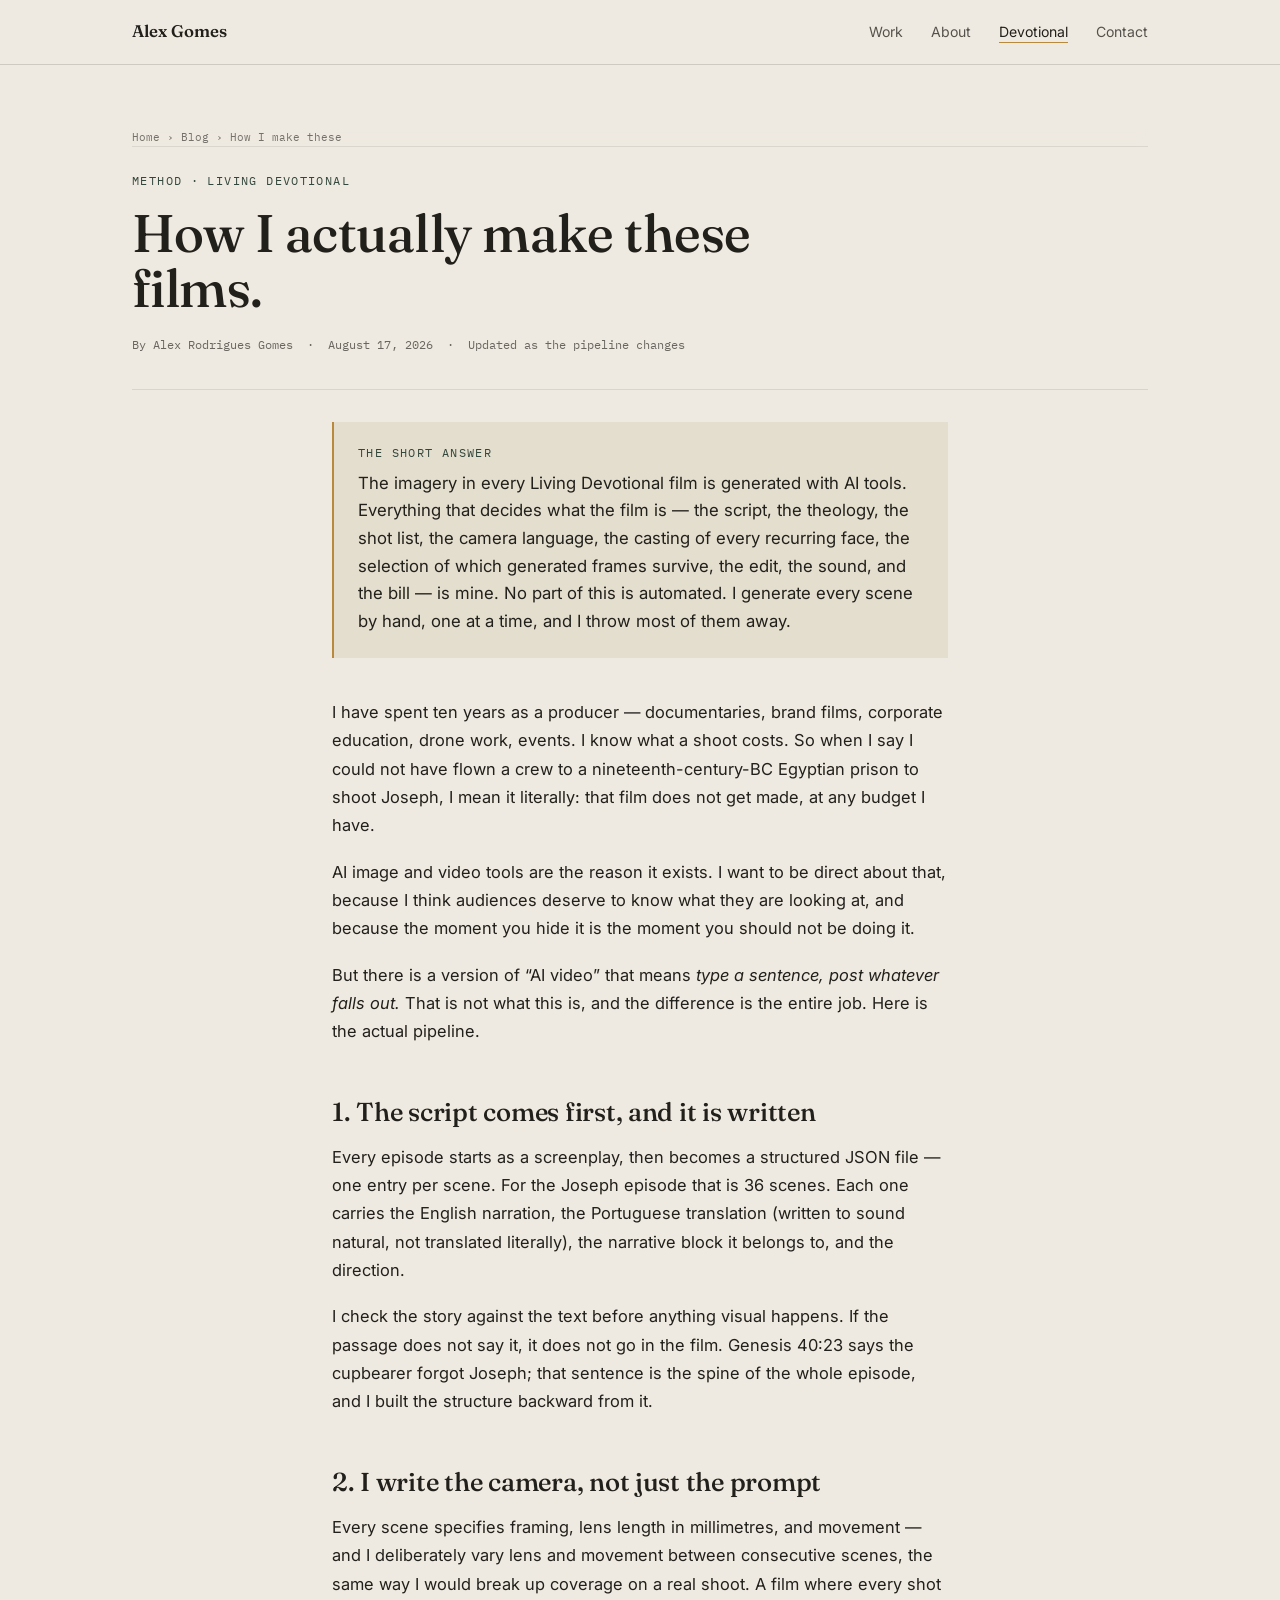
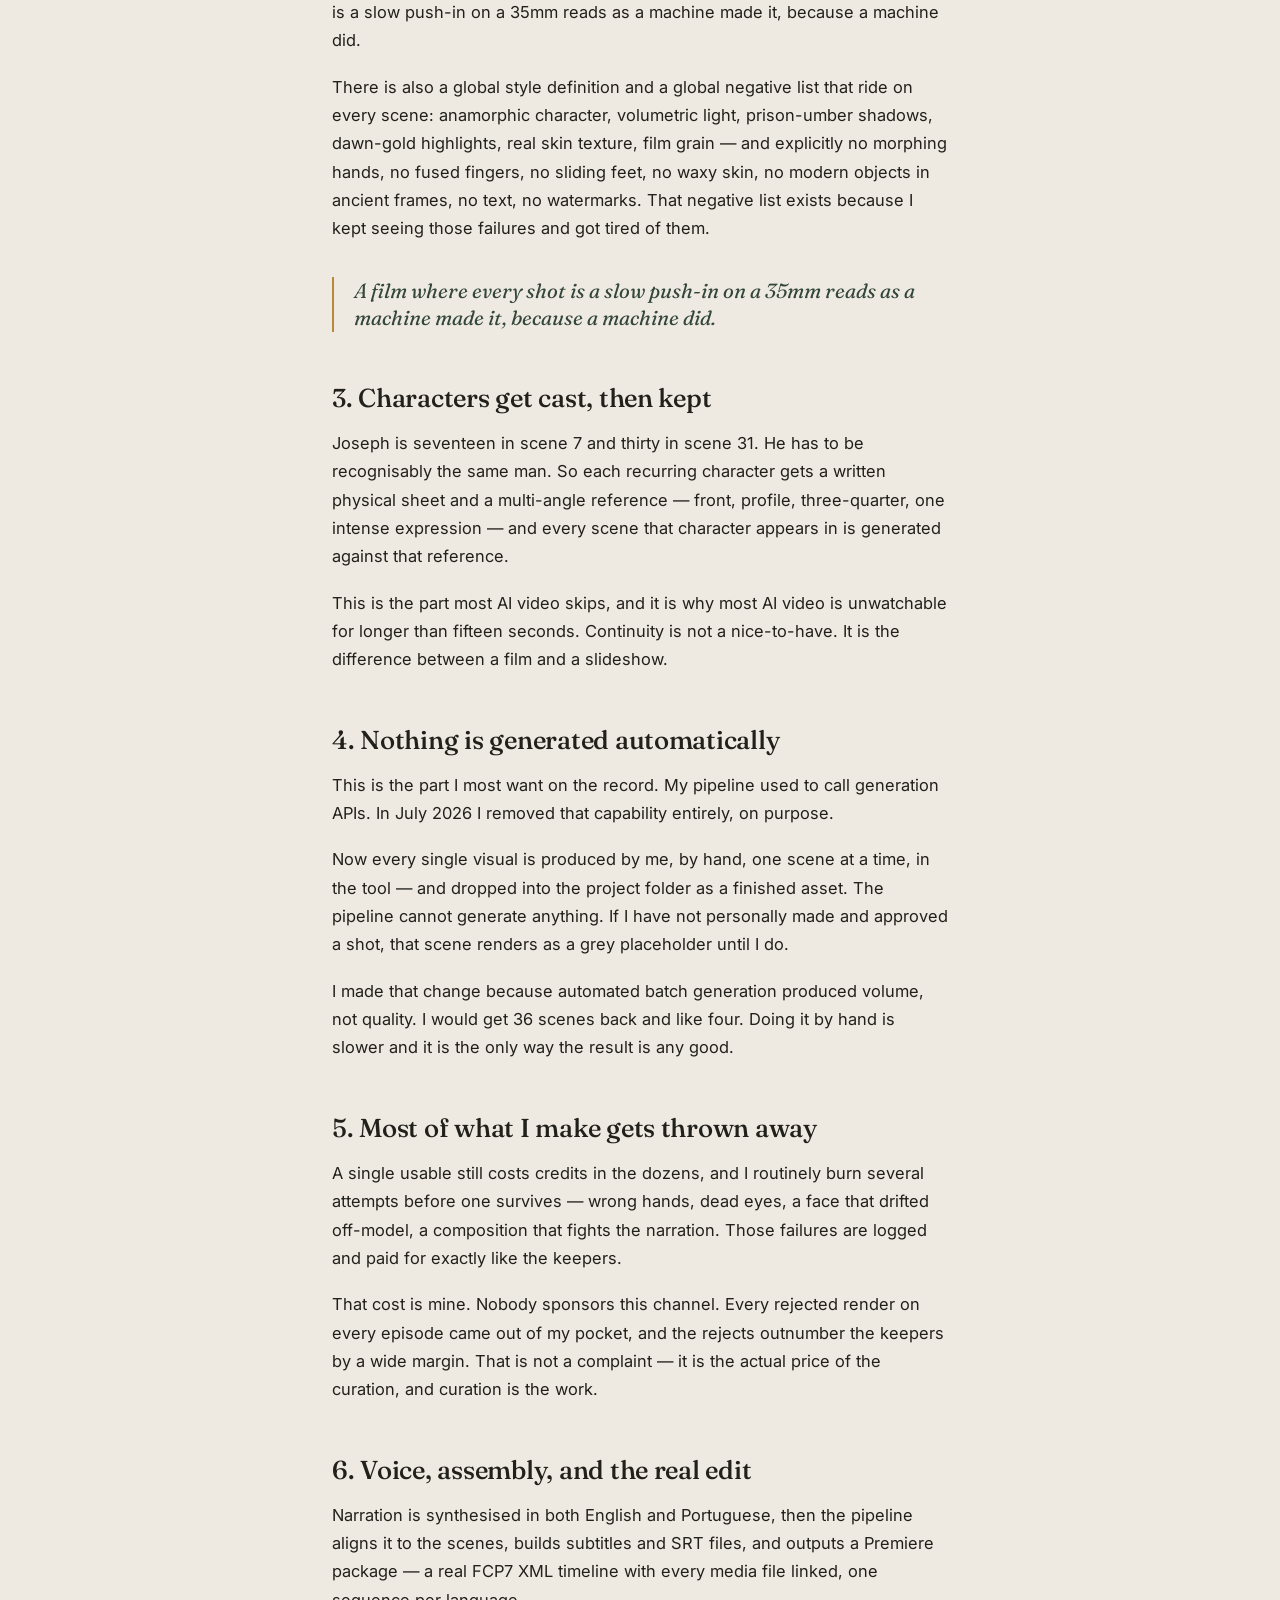
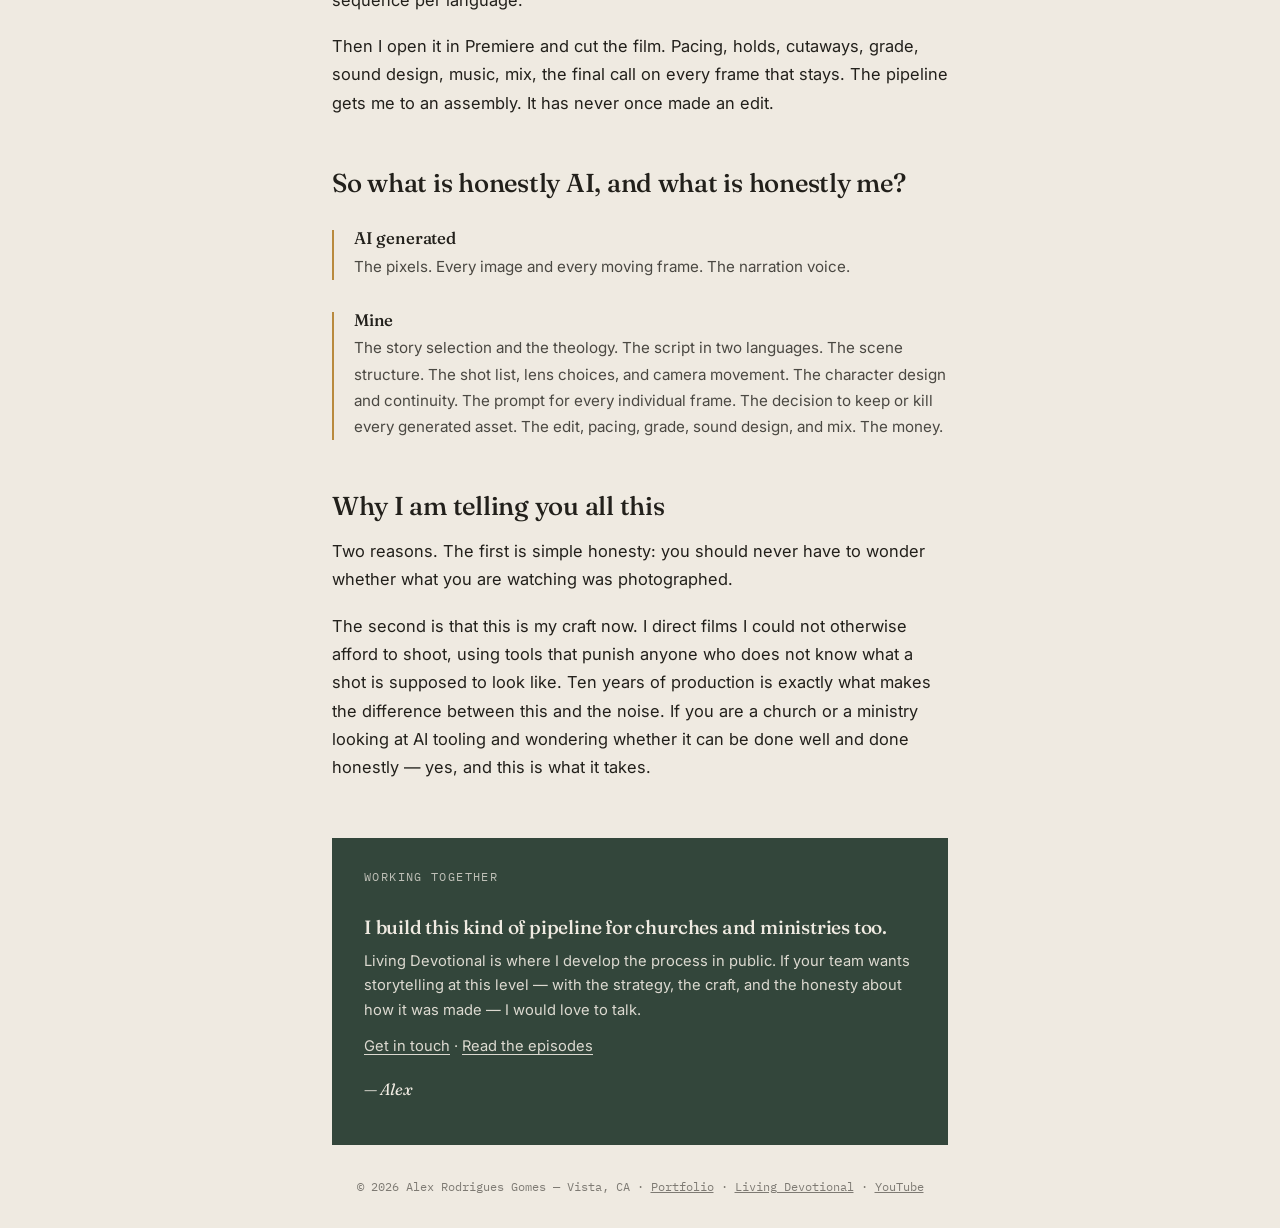
<file: blog/how-i-make-these/index.html>
<!DOCTYPE html>
<html lang="en">
<head>
<meta charset="UTF-8">
<meta name="viewport" content="width=device-width, initial-scale=1.0">
<title>How I Make These Films — AI Imagery, Human Direction</title>
<meta name="description" content="How the Living Devotional films are made: AI-generated imagery, with the script, shot design, curation, edit and cost handled entirely by me.">
<link rel="canonical" href="https://portfolio.agcreationmkt.cloud/blog/how-i-make-these/">
<meta name="author" content="Alex Rodrigues Gomes">
<meta name="robots" content="index, follow, max-image-preview:large, max-snippet:-1, max-video-preview:-1">
<meta property="og:type" content="article">
<meta property="og:site_name" content="Alex Rodrigues Gomes">
<meta property="og:title" content="How I Make These Films — AI Imagery, Human Direction">
<meta property="og:description" content="How the Living Devotional films are made: AI-generated imagery, with the script, shot design, curation, edit and cost handled entirely by me.">
<meta property="og:url" content="https://portfolio.agcreationmkt.cloud/blog/how-i-make-these/">
<meta property="og:image" content="https://i.ytimg.com/vi/_z0c1dm2EZU/maxresdefault.jpg">
<meta property="og:image:width" content="1280">
<meta property="og:image:height" content="720">
<meta name="twitter:card" content="summary_large_image">
<meta name="twitter:title" content="How I Make These Films — AI Imagery, Human Direction">
<meta name="twitter:description" content="How the Living Devotional films are made: AI-generated imagery, with the script, shot design, curation, edit and cost handled entirely by me.">
<meta name="twitter:image" content="https://i.ytimg.com/vi/_z0c1dm2EZU/maxresdefault.jpg">
<meta property="article:published_time" content="2026-08-17">
<meta property="article:author" content="Alex Rodrigues Gomes">
<link rel="icon" href="data:image/svg+xml,<svg xmlns=%22http://www.w3.org/2000/svg%22 viewBox=%220 0 100 100%22><rect width=%22100%22 height=%22100%22 rx=%2214%22 fill=%22%2333463B%22/><text x=%2250%22 y=%2268%22 font-size=%2258%22 font-family=%22Georgia,serif%22 fill=%22%23EFEAE1%22 text-anchor=%22middle%22>A</text></svg>">
<link rel="preconnect" href="https://fonts.googleapis.com">
<link rel="preconnect" href="https://fonts.gstatic.com" crossorigin>
<link href="https://fonts.googleapis.com/css2?family=Fraunces:opsz,wght@9..144,400;9..144,500;9..144,600&family=Inter:wght@400;500;600&family=IBM+Plex+Mono:wght@400;500&display=swap" rel="stylesheet">
<link rel="stylesheet" href="/blog/assets/blog.css">
<script type="application/ld+json">
{
  "@context": "https://schema.org",
  "@graph": [
    {
      "@type": "Person",
      "@id": "https://portfolio.agcreationmkt.cloud/#alex",
      "name": "Alex Rodrigues Gomes",
      "url": "https://portfolio.agcreationmkt.cloud/",
      "jobTitle": "Creative Director & Media Producer",
      "sameAs": [
        "https://www.agcreationmkt.com",
        "https://www.linkedin.com/in/alexrodriguesgomes",
        "https://www.youtube.com/@living-devotional"
      ]
    },
    {
      "@type": "Article",
      "@id": "https://portfolio.agcreationmkt.cloud/blog/how-i-make-these/#article",
      "headline": "How I actually make these films",
      "description": "How the Living Devotional films are made: AI-generated imagery, with the script, shot design, curation, edit and cost handled entirely by me.",
      "author": {
        "@id": "https://portfolio.agcreationmkt.cloud/#alex"
      },
      "publisher": {
        "@id": "https://portfolio.agcreationmkt.cloud/#alex"
      },
      "datePublished": "2026-08-17",
      "dateModified": "2026-08-17",
      "mainEntityOfPage": "https://portfolio.agcreationmkt.cloud/blog/how-i-make-these/",
      "inLanguage": "en-US"
    },
    {
      "@type": "BreadcrumbList",
      "itemListElement": [
        {
          "@type": "ListItem",
          "position": 1,
          "name": "Home",
          "item": "https://portfolio.agcreationmkt.cloud/"
        },
        {
          "@type": "ListItem",
          "position": 2,
          "name": "Blog",
          "item": "https://portfolio.agcreationmkt.cloud/blog/"
        },
        {
          "@type": "ListItem",
          "position": 3,
          "name": "How I make these",
          "item": "https://portfolio.agcreationmkt.cloud/blog/how-i-make-these/"
        }
      ]
    }
  ]
}
</script>
</head>
<body>

<nav>
  <div class="wrap">
    <a class="nav-name" href="/">Alex Gomes</a>
    <div class="nav-links">
      <a href="/#work" class="hide-sm">Work</a>
      <a href="/#about" class="hide-sm">About</a>
      <a href="/blog/" class="current">Devotional</a>
      <a href="/#contact">Contact</a>
    </div>
  </div>
</nav>


<div class="wrap post-head">
  <nav class="breadcrumb" aria-label="Breadcrumb">
    <a href="/">Home</a> &rsaquo; <a href="/blog/">Blog</a> &rsaquo; <span>How I make these</span>
  </nav>
  <span class="eyebrow">Method &middot; Living Devotional</span>
  <h1>How I actually make these films.</h1>
  <div class="post-byline">
    <span>By Alex Rodrigues Gomes</span>
    <span>&middot;</span>
    <time datetime="2026-08-17">August 17, 2026</time>
    <span>&middot;</span>
    <span>Updated as the pipeline changes</span>
  </div>
</div>

<article>
  <div class="quick-answer">
    <span class="eyebrow">The short answer</span>
    <p>The imagery in every Living Devotional film is generated with AI tools. Everything that decides what the film is &mdash; the script, the theology, the shot list, the camera language, the casting of every recurring face, the selection of which generated frames survive, the edit, the sound, and the bill &mdash; is mine. No part of this is automated. I generate every scene by hand, one at a time, and I throw most of them away.</p>
  </div>

  <p>I have spent ten years as a producer &mdash; documentaries, brand films, corporate education, drone work, events. I know what a shoot costs. So when I say I could not have flown a crew to a nineteenth-century-BC Egyptian prison to shoot Joseph, I mean it literally: that film does not get made, at any budget I have.</p>

  <p>AI image and video tools are the reason it exists. I want to be direct about that, because I think audiences deserve to know what they are looking at, and because the moment you hide it is the moment you should not be doing it.</p>

  <p>But there is a version of &ldquo;AI video&rdquo; that means <em>type a sentence, post whatever falls out.</em> That is not what this is, and the difference is the entire job. Here is the actual pipeline.</p>

  <h2>1. The script comes first, and it is written</h2>
  <p>Every episode starts as a screenplay, then becomes a structured JSON file &mdash; one entry per scene. For the Joseph episode that is 36 scenes. Each one carries the English narration, the Portuguese translation (written to sound natural, not translated literally), the narrative block it belongs to, and the direction.</p>
  <p>I check the story against the text before anything visual happens. If the passage does not say it, it does not go in the film. Genesis 40:23 says the cupbearer forgot Joseph; that sentence is the spine of the whole episode, and I built the structure backward from it.</p>

  <h2>2. I write the camera, not just the prompt</h2>
  <p>Every scene specifies framing, lens length in millimetres, and movement &mdash; and I deliberately vary lens and movement between consecutive scenes, the same way I would break up coverage on a real shoot. A film where every shot is a slow push-in on a 35mm reads as a machine made it, because a machine did.</p>
  <p>There is also a global style definition and a global negative list that ride on every scene: anamorphic character, volumetric light, prison-umber shadows, dawn-gold highlights, real skin texture, film grain &mdash; and explicitly no morphing hands, no fused fingers, no sliding feet, no waxy skin, no modern objects in ancient frames, no text, no watermarks. That negative list exists because I kept seeing those failures and got tired of them.</p>

  <div class="pull">A film where every shot is a slow push-in on a 35mm reads as a machine made it, because a machine did.</div>

  <h2>3. Characters get cast, then kept</h2>
  <p>Joseph is seventeen in scene 7 and thirty in scene 31. He has to be recognisably the same man. So each recurring character gets a written physical sheet and a multi-angle reference &mdash; front, profile, three-quarter, one intense expression &mdash; and every scene that character appears in is generated against that reference.</p>
  <p>This is the part most AI video skips, and it is why most AI video is unwatchable for longer than fifteen seconds. Continuity is not a nice-to-have. It is the difference between a film and a slideshow.</p>

  <h2>4. Nothing is generated automatically</h2>
  <p>This is the part I most want on the record. My pipeline used to call generation APIs. In July 2026 I removed that capability entirely, on purpose.</p>
  <p>Now every single visual is produced by me, by hand, one scene at a time, in the tool &mdash; and dropped into the project folder as a finished asset. The pipeline cannot generate anything. If I have not personally made and approved a shot, that scene renders as a grey placeholder until I do.</p>
  <p>I made that change because automated batch generation produced volume, not quality. I would get 36 scenes back and like four. Doing it by hand is slower and it is the only way the result is any good.</p>

  <h2>5. Most of what I make gets thrown away</h2>
  <p>A single usable still costs credits in the dozens, and I routinely burn several attempts before one survives &mdash; wrong hands, dead eyes, a face that drifted off-model, a composition that fights the narration. Those failures are logged and paid for exactly like the keepers.</p>
  <p>That cost is mine. Nobody sponsors this channel. Every rejected render on every episode came out of my pocket, and the rejects outnumber the keepers by a wide margin. That is not a complaint &mdash; it is the actual price of the curation, and curation is the work.</p>

  <h2>6. Voice, assembly, and the real edit</h2>
  <p>Narration is synthesised in both English and Portuguese, then the pipeline aligns it to the scenes, builds subtitles and SRT files, and outputs a Premiere package &mdash; a real FCP7 XML timeline with every media file linked, one sequence per language.</p>
  <p>Then I open it in Premiere and cut the film. Pacing, holds, cutaways, grade, sound design, music, mix, the final call on every frame that stays. The pipeline gets me to an assembly. It has never once made an edit.</p>

  <h2>So what is honestly AI, and what is honestly me?</h2>
  <div class="method-step">
    <h3>AI generated</h3>
    <p>The pixels. Every image and every moving frame. The narration voice.</p>
  </div>
  <div class="method-step">
    <h3>Mine</h3>
    <p>The story selection and the theology. The script in two languages. The scene structure. The shot list, lens choices, and camera movement. The character design and continuity. The prompt for every individual frame. The decision to keep or kill every generated asset. The edit, pacing, grade, sound design, and mix. The money.</p>
  </div>

  <h2>Why I am telling you all this</h2>
  <p>Two reasons. The first is simple honesty: you should never have to wonder whether what you are watching was photographed.</p>
  <p>The second is that this is my craft now. I direct films I could not otherwise afford to shoot, using tools that punish anyone who does not know what a shot is supposed to look like. Ten years of production is exactly what makes the difference between this and the noise. If you are a church or a ministry looking at AI tooling and wondering whether it can be done well and done honestly &mdash; yes, and this is what it takes.</p>

  <aside class="ai-note">
    <span class="eyebrow">Working together</span>
    <h3>I build this kind of pipeline for churches and ministries too.</h3>
    <p>Living Devotional is where I develop the process in public. If your team wants storytelling at this level &mdash; with the strategy, the craft, and the honesty about how it was made &mdash; I would love to talk.</p>
    <p><a href="/#contact">Get in touch</a> &middot; <a href="/blog/">Read the episodes</a></p>
    <p class="sig">&mdash; Alex</p>
  </aside>
</article>


<footer>
  <div class="wrap">
    &copy; 2026 Alex Rodrigues Gomes &mdash; Vista, CA &middot;
    <a href="/">Portfolio</a> &middot;
    <a href="/blog/">Living Devotional</a> &middot;
    <a href="https://www.youtube.com/@living-devotional" target="_blank" rel="noopener">YouTube</a>
  </div>
</footer>

<script>
/* Video facade: swap the treated thumbnail for the real iframe on click.
   Keeps ~700KB of YouTube player off the initial load. */
document.querySelectorAll('.facade').forEach(function(el){
  el.addEventListener('click', function(){
    var id = el.dataset.yt;
    var f = document.createElement('iframe');
    f.src = 'https://www.youtube-nocookie.com/embed/' + id +
            '?autoplay=1&rel=0&modestbranding=1';
    f.allow = 'accelerometer; autoplay; clipboard-write; encrypted-media; ' +
              'gyroscope; picture-in-picture; web-share';
    f.allowFullscreen = true;
    f.title = el.getAttribute('aria-label') || 'Video player';
    el.innerHTML = '';
    el.appendChild(f);
  }, { once: true });
});
</script>

</body>
</html>
</file>
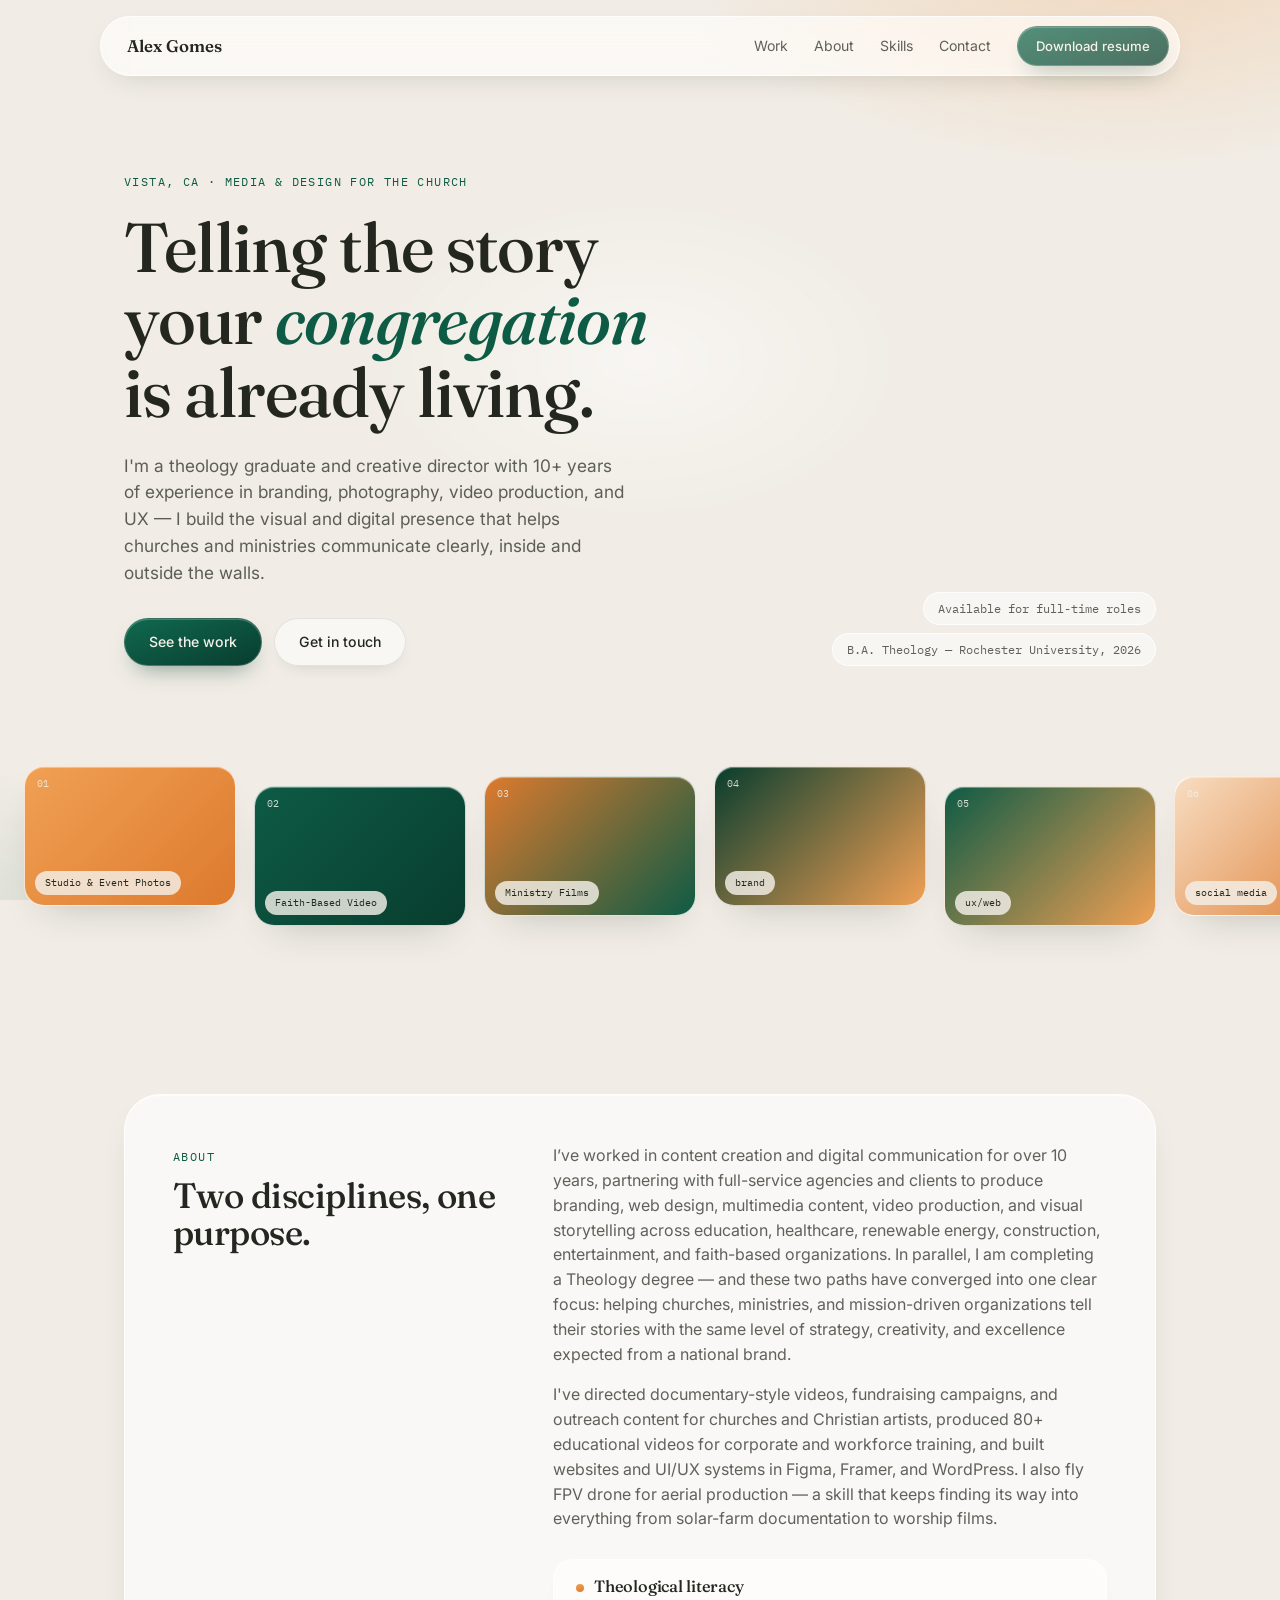
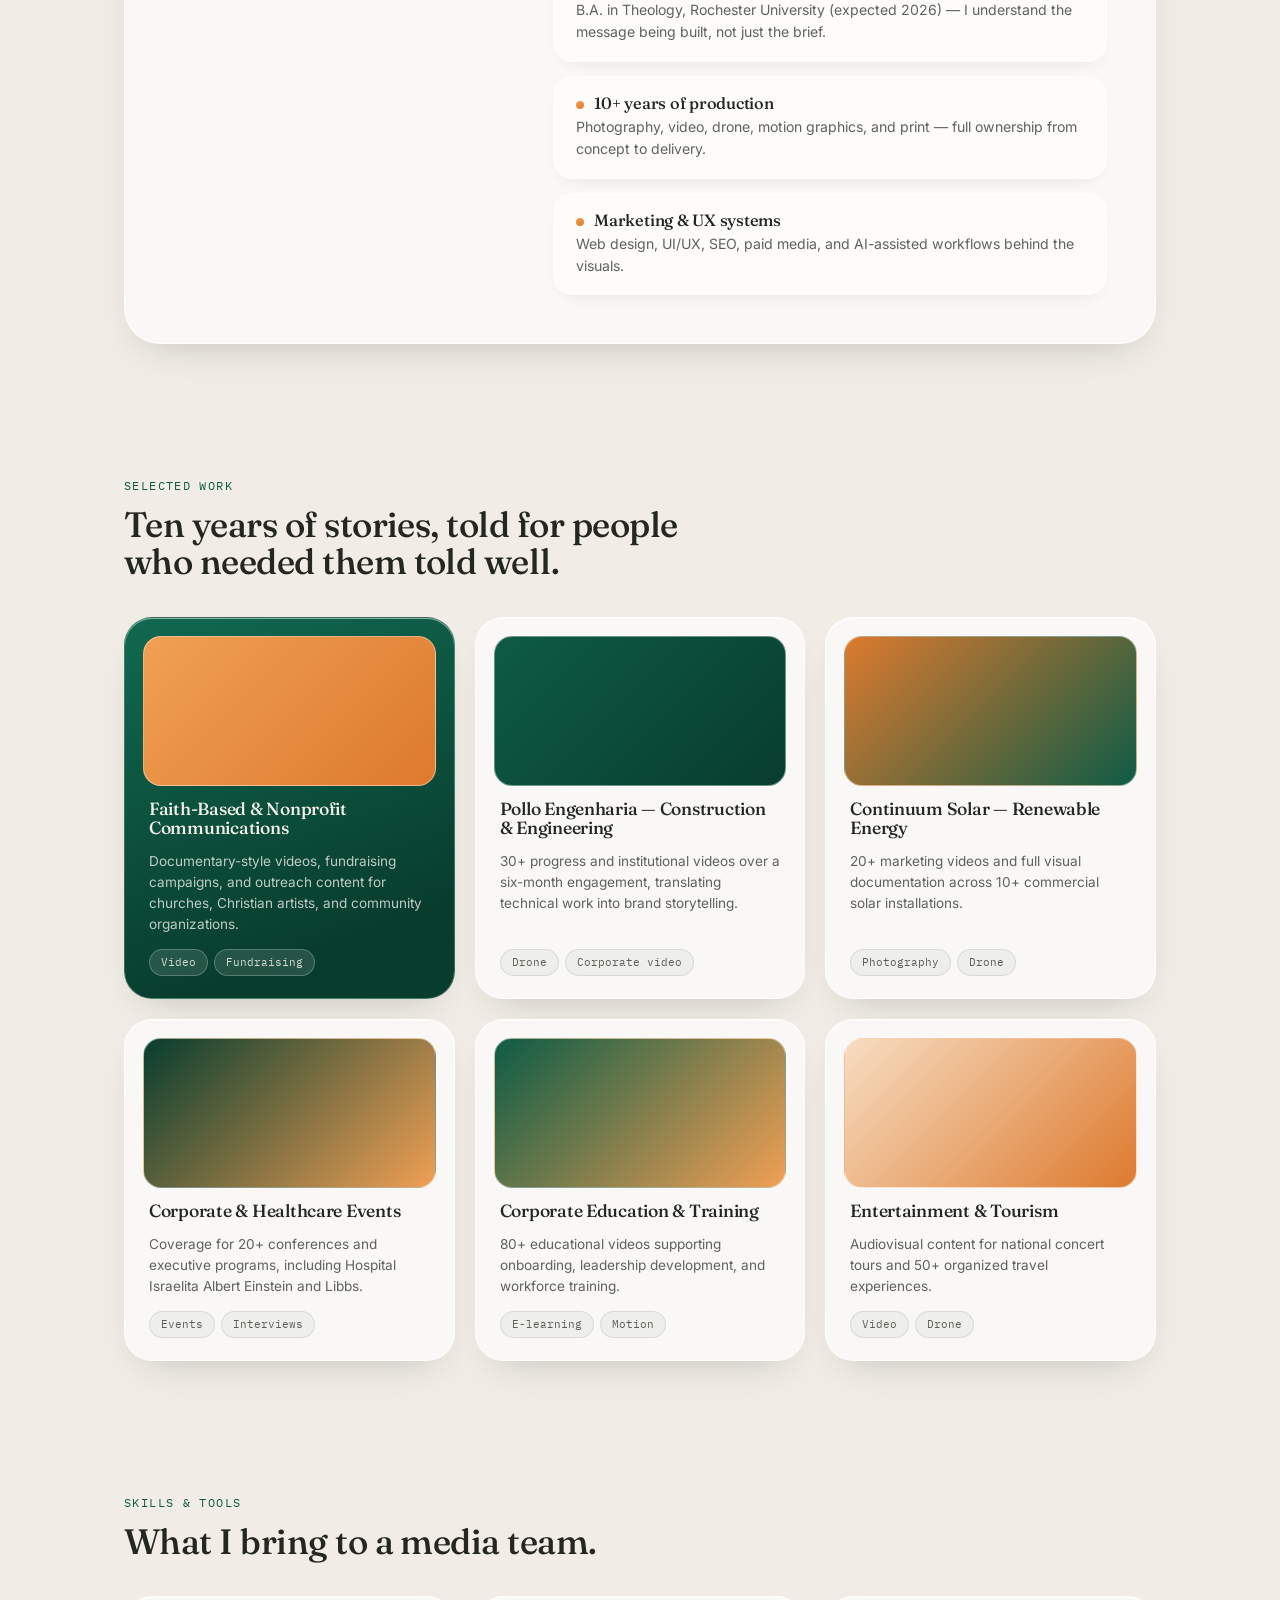
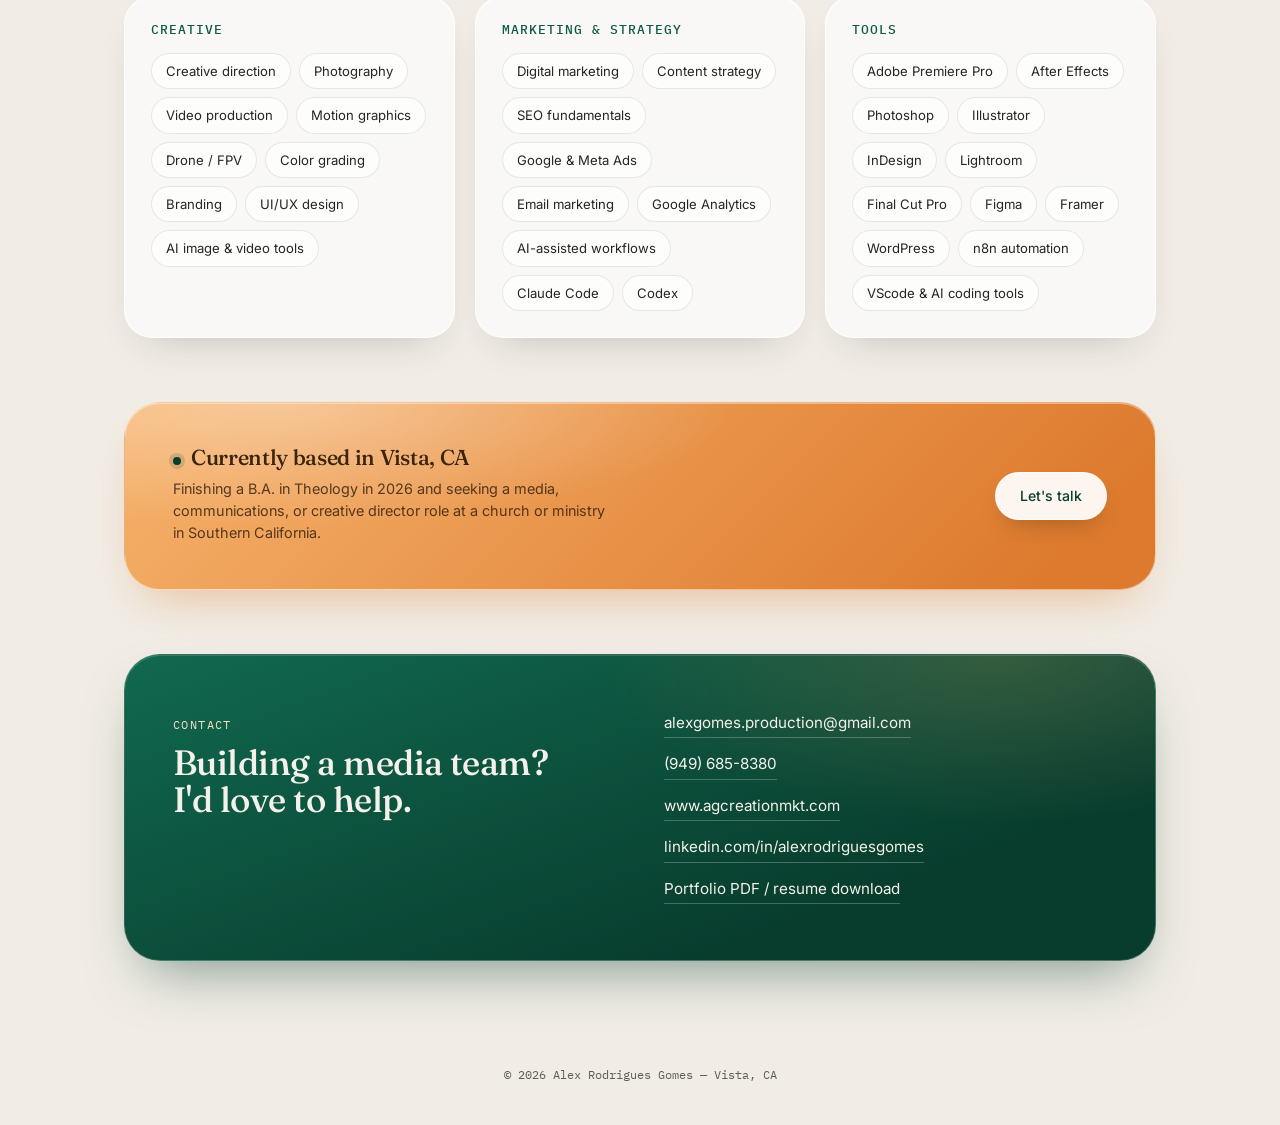
<file: liquid-glass.html>
<!DOCTYPE html>
<html lang="en">
<head>
<meta charset="UTF-8">
<meta name="viewport" content="width=device-width, initial-scale=1.0">
<title>Alex Gomes — Creative for Ministry · v2</title>
<link rel="icon" href="data:image/svg+xml,<svg xmlns=%22http://www.w3.org/2000/svg%22 viewBox=%220 0 100 100%22><rect width=%22100%22 height=%22100%22 rx=%2226%22 fill=%22%230E5B45%22/><text x=%2250%22 y=%2268%22 font-size=%2258%22 font-family=%22Georgia,serif%22 fill=%22%23F4F1EA%22 text-anchor=%22middle%22>A</text></svg>">
<link rel="preconnect" href="https://fonts.googleapis.com">
<link href="https://fonts.googleapis.com/css2?family=Fraunces:ital,opsz,wght@0,9..144,400;0,9..144,500;0,9..144,600;1,9..144,500&family=Inter:wght@400;500;600&family=IBM+Plex+Mono:wght@400;500&display=swap" rel="stylesheet">
<style>
  :root{
    --stage:#F1EDE6;
    --stage-deep:#E8E2D7;
    --ink:#23271F;
    --ink-soft:rgba(35,39,31,0.72);
    --emerald:#0E5B45;
    --emerald-deep:#083D2E;
    --amber:#F0A054;
    --amber-deep:#DD7A2E;
    --peach:#F7DDC2;
    --glass:rgba(255,255,255,0.62);
    --glass-edge:rgba(255,255,255,0.78);
    --line:rgba(35,39,31,0.10);
    --shadow-soft:0 18px 40px -22px rgba(35,39,31,0.28);
    --shadow-lift:0 28px 56px -24px rgba(35,39,31,0.34);
    --r-panel:36px;
    --r-card:28px;
    --r-thumb:18px;
  }
  *{box-sizing:border-box; margin:0; padding:0;}
  html{scroll-behavior:smooth;}
  body{
    background:var(--stage);
    color:var(--ink);
    font-family:'Inter', sans-serif;
    line-height:1.55;
    padding-top:96px;
  }
  /* Ambient stage glow */
  .ambient{
    position:fixed; inset:0; z-index:-1; pointer-events:none;
    background:
      radial-gradient(58% 44% at 88% -8%, rgba(240,160,84,0.30), transparent 62%),
      radial-gradient(46% 40% at -8% 108%, rgba(14,91,69,0.14), transparent 60%),
      radial-gradient(30% 26% at 50% 40%, rgba(255,255,255,0.5), transparent 70%);
  }
  .eyebrow{
    font-family:'IBM Plex Mono', monospace;
    font-size:0.72rem;
    letter-spacing:0.12em;
    text-transform:uppercase;
    color:var(--emerald);
  }
  h1,h2,h3{
    font-family:'Fraunces', serif;
    font-weight:500;
    line-height:1.05;
    letter-spacing:-0.015em;
  }
  a{color:inherit;}
  :focus-visible{outline:2px solid var(--emerald); outline-offset:3px; border-radius:6px;}
  .wrap{max-width:1080px; margin:0 auto; padding:0 24px;}

  /* NAV — floating glass pill */
  nav{
    position:fixed; top:16px; left:0; right:0; z-index:50;
    padding:0 16px;
  }
  .nav-pill{
    max-width:1080px; margin:0 auto;
    display:flex; align-items:center; justify-content:space-between;
    height:60px; padding:0 10px 0 26px;
    background:var(--glass);
    -webkit-backdrop-filter:blur(16px) saturate(1.5);
    backdrop-filter:blur(16px) saturate(1.5);
    border:1px solid var(--glass-edge);
    border-radius:999px;
    box-shadow:0 10px 30px -14px rgba(35,39,31,0.22);
  }
  .nav-name{font-family:'Fraunces', serif; font-weight:600; font-size:1.05rem;}
  .nav-links{display:flex; gap:26px; align-items:center; font-size:0.88rem;}
  .nav-links a{text-decoration:none; opacity:0.72; transition:opacity .2s;}
  .nav-links a:hover{opacity:1;}

  /* BUTTONS — pills */
  .btn{
    display:inline-flex; align-items:center; gap:8px;
    padding:12px 24px; border-radius:999px;
    background:linear-gradient(160deg, #11694F, var(--emerald-deep));
    color:#F4F1EA;
    text-decoration:none; font-size:0.88rem; font-weight:500;
    border:1px solid rgba(255,255,255,0.18);
    box-shadow:0 12px 24px -12px rgba(8,61,46,0.55), inset 0 1px 0 rgba(255,255,255,0.22);
    transition:transform .25s ease, box-shadow .25s ease;
  }
  .btn:hover{transform:translateY(-2px); box-shadow:0 18px 30px -12px rgba(8,61,46,0.6), inset 0 1px 0 rgba(255,255,255,0.22);}
  .btn-ghost{
    background:rgba(255,255,255,0.55);
    color:var(--ink);
    border:1px solid var(--line);
    box-shadow:0 8px 18px -12px rgba(35,39,31,0.25);
  }
  .btn-ghost:hover{box-shadow:0 14px 26px -12px rgba(35,39,31,0.3);}
  .nav-links .btn{padding:9px 18px; font-size:0.82rem;}

  /* HERO */
  header.hero{padding:72px 0 24px;}
  .hero-grid{display:grid; grid-template-columns:1.3fr 1fr; gap:48px; align-items:end;}
  .hero h1{font-size:clamp(2.6rem, 5.4vw, 4.4rem); margin:18px 0 24px;}
  .hero h1 em{font-style:italic; color:var(--emerald);}
  .hero p.sub{font-size:1.08rem; max-width:46ch; color:var(--ink-soft); margin-bottom:32px;}
  .hero-actions{display:flex; gap:12px; margin-bottom:56px; flex-wrap:wrap;}
  .hero-meta{
    font-family:'IBM Plex Mono', monospace; font-size:0.78rem;
    display:flex; flex-direction:column; gap:8px;
    padding-bottom:56px; text-align:right; color:var(--ink-soft);
  }
  .hero-meta span{
    display:inline-block; align-self:flex-end;
    background:rgba(255,255,255,0.5);
    border:1px solid var(--glass-edge);
    border-radius:999px; padding:6px 14px;
  }

  /* LIGHT TABLE — signature: floating glass video slides */
  .light-table{padding:12px 0 40px; overflow:hidden;}
  .slides{
    display:flex; gap:18px;
    overflow-x:auto;
    padding:32px 24px 40px;
    scrollbar-width:none;
    scroll-snap-type:x proximity;
  }
  .slides::-webkit-scrollbar{display:none;}
  .slide{
    position:relative;
    flex:0 0 auto;
    width:212px; height:140px;
    display:flex; align-items:flex-end;
    padding:10px;
    border-radius:20px;
    overflow:hidden;
    border:1px solid var(--glass-edge);
    box-shadow:var(--shadow-soft), inset 0 1px 0 rgba(255,255,255,0.35);
    scroll-snap-align:center;
    transition:transform .3s ease, box-shadow .3s ease;
  }
  .slide:hover{transform:translateY(-6px) scale(1.02); box-shadow:var(--shadow-lift), inset 0 1px 0 rgba(255,255,255,0.35);}
  .slide:nth-child(3n+2){margin-top:20px;}
  .slide:nth-child(3n){margin-top:10px;}
  .slide::before{
    content:attr(data-n);
    position:absolute; top:9px; left:12px;
    font-family:'IBM Plex Mono', monospace;
    font-size:0.62rem; color:rgba(244,241,234,0.85);
    z-index:1;
  }
  .slide span{
    font-family:'IBM Plex Mono', monospace;
    font-size:0.64rem; color:var(--ink);
    background:rgba(244,241,234,0.82);
    padding:4px 10px; border-radius:999px;
  }
  .f1{background:linear-gradient(135deg,var(--amber),var(--amber-deep));}
  .f2{background:linear-gradient(135deg,var(--emerald),var(--emerald-deep));}
  .f3{background:linear-gradient(135deg,var(--amber-deep),var(--emerald));}
  .f4{background:linear-gradient(135deg,var(--emerald-deep),var(--amber));}
  .f5{background:linear-gradient(135deg,var(--emerald),var(--amber));}
  .f6{background:linear-gradient(135deg,var(--peach),var(--amber-deep));}

  /* BACKGROUND VIDEO (shared: light-table slides + work thumbnails) */
  .bg-video{
    position:absolute; inset:0;
    width:100%; height:100%;
    object-fit:cover;
    z-index:0;
  }
  .slide > *:not(.bg-video),
  .work-thumb > *:not(.bg-video){
    position:relative;
    z-index:1;
  }
  @media (prefers-reduced-motion: reduce){
    .bg-video{ display:none; }
  }

  section{padding:64px 0;}
  .section-head{margin-bottom:36px;}
  .section-head h2{font-size:clamp(1.7rem, 3vw, 2.2rem); margin-top:10px; max-width:26ch;}

  /* PANELS & CARDS */
  .panel{
    background:var(--glass);
    border:1px solid var(--glass-edge);
    border-radius:var(--r-panel);
    box-shadow:var(--shadow-soft), inset 0 1px 0 rgba(255,255,255,0.5);
    padding:48px;
  }

  /* ABOUT */
  .about-grid{display:grid; grid-template-columns:0.9fr 1.5fr; gap:48px;}
  .about-grid p{margin-bottom:16px; color:var(--ink-soft); max-width:62ch;}
  .pillars{display:flex; flex-direction:column; gap:14px; margin-top:28px;}
  .pillar{
    background:rgba(255,255,255,0.55);
    border:1px solid rgba(255,255,255,0.7);
    border-radius:20px;
    padding:18px 22px;
    box-shadow:0 8px 20px -16px rgba(35,39,31,0.3);
  }
  .pillar h3{font-size:1.02rem; margin-bottom:4px;}
  .pillar h3::before{
    content:""; display:inline-block;
    width:8px; height:8px; border-radius:50%;
    background:linear-gradient(160deg,var(--amber),var(--amber-deep));
    margin-right:10px;
  }
  .pillar p{font-size:0.88rem; color:var(--ink-soft); margin:0;}

  /* WORK */
  .work-grid{display:grid; grid-template-columns:repeat(3, 1fr); gap:20px;}
  .work-card{
    background:var(--glass);
    border:1px solid var(--glass-edge);
    border-radius:var(--r-card);
    box-shadow:var(--shadow-soft), inset 0 1px 0 rgba(255,255,255,0.5);
    padding:18px 18px 22px;
    display:flex; flex-direction:column; gap:14px;
    transition:transform .3s ease, box-shadow .3s ease;
  }
  .work-card:hover{transform:translateY(-5px); box-shadow:var(--shadow-lift), inset 0 1px 0 rgba(255,255,255,0.5);}
  .work-thumb{
    height:150px; border-radius:var(--r-thumb);
    position:relative; overflow:hidden;
    border:1px solid rgba(255,255,255,0.4);
  }
  .work-card h3{font-size:1.1rem; padding:0 6px;}
  .work-card p{font-size:0.85rem; color:var(--ink-soft); padding:0 6px;}
  .tag-row{display:flex; gap:6px; flex-wrap:wrap; margin-top:auto; padding:0 6px;}
  .tag{
    font-family:'IBM Plex Mono', monospace; font-size:0.66rem;
    padding:4px 11px; border-radius:999px;
    background:rgba(35,39,31,0.05);
    border:1px solid var(--line);
    color:var(--ink-soft);
  }
  /* Featured card — deep emerald, per the ministry focus */
  .work-card.featured{
    background:linear-gradient(160deg,#11694F 0%, var(--emerald-deep) 80%);
    border:1px solid rgba(255,255,255,0.22);
    color:#F4F1EA;
  }
  .work-card.featured p{color:rgba(244,241,234,0.78);}
  .work-card.featured .tag{background:rgba(244,241,234,0.12); border-color:rgba(244,241,234,0.25); color:rgba(244,241,234,0.85);}

  /* SKILLS */
  .skills-cols{display:grid; grid-template-columns:1fr 1fr 1fr; gap:20px;}
  .skill-group{
    background:var(--glass);
    border:1px solid var(--glass-edge);
    border-radius:var(--r-card);
    box-shadow:var(--shadow-soft), inset 0 1px 0 rgba(255,255,255,0.5);
    padding:26px;
  }
  .skill-group h3{
    font-size:0.8rem; margin-bottom:16px;
    text-transform:uppercase; letter-spacing:0.08em;
    font-family:'IBM Plex Mono', monospace; font-weight:500;
    color:var(--emerald);
  }
  .chip-row{display:flex; flex-wrap:wrap; gap:8px;}
  .chip{
    font-size:0.82rem; padding:7px 14px;
    background:rgba(255,255,255,0.6);
    border:1px solid var(--line);
    border-radius:999px;
  }

  /* AVAILABILITY — amber glow panel */
  .avail{
    margin:0 auto; max-width:1080px; padding:0 24px;
  }
  .avail-panel{
    background:
      radial-gradient(80% 120% at 15% 0%, rgba(255,255,255,0.35), transparent 55%),
      linear-gradient(135deg, #F6B26B 0%, var(--amber-deep) 90%);
    border:1px solid rgba(255,255,255,0.4);
    border-radius:var(--r-panel);
    box-shadow:0 24px 48px -20px rgba(221,122,46,0.45), inset 0 1px 0 rgba(255,255,255,0.4);
    padding:44px 48px;
    color:#3A2410;
    display:flex; justify-content:space-between; align-items:center; flex-wrap:wrap; gap:24px;
  }
  .avail-panel h3{font-size:1.35rem; margin-bottom:8px;}
  .avail-panel p{font-size:0.9rem; max-width:48ch; opacity:0.85;}
  .dot{display:inline-block; width:8px; height:8px; border-radius:50%; background:var(--emerald-deep); margin-right:10px; box-shadow:0 0 0 4px rgba(8,61,46,0.15);}
  .avail-panel .btn{background:rgba(255,255,255,0.92); color:var(--emerald-deep); border:1px solid rgba(255,255,255,0.9); box-shadow:0 12px 24px -12px rgba(58,36,16,0.4);}

  /* CONTACT — deep emerald panel */
  .contact-panel{
    background:
      radial-gradient(70% 100% at 85% 0%, rgba(240,160,84,0.18), transparent 55%),
      linear-gradient(160deg, #11694F 0%, var(--emerald-deep) 75%);
    border:1px solid rgba(255,255,255,0.18);
    border-radius:var(--r-panel);
    box-shadow:0 28px 56px -22px rgba(8,61,46,0.5), inset 0 1px 0 rgba(255,255,255,0.15);
    padding:56px 48px;
    color:#F4F1EA;
    display:grid; grid-template-columns:1fr 1fr; gap:48px;
  }
  .contact-panel .eyebrow{color:var(--peach);}
  .contact-panel h2{margin-top:10px; font-size:clamp(1.7rem, 3vw, 2.2rem);}
  .contact-list{display:flex; flex-direction:column; gap:14px; font-size:0.95rem; align-self:center;}
  .contact-list a{
    text-decoration:none;
    border-bottom:1px solid rgba(244,241,234,0.25);
    padding-bottom:3px; align-self:flex-start;
    transition:border-color .2s;
  }
  .contact-list a:hover{border-color:rgba(244,241,234,0.7);}

  footer{padding:40px 0; text-align:center; font-size:0.78rem; color:var(--ink-soft); font-family:'IBM Plex Mono', monospace;}

  /* Reveal on scroll */
  .reveal{opacity:0; transform:translateY(16px); transition:opacity .6s ease, transform .6s ease;}
  .reveal.in{opacity:1; transform:none;}
  @media (prefers-reduced-motion: reduce){
    .reveal{opacity:1; transform:none; transition:none;}
    .slide, .work-card, .btn{transition:none;}
  }

  @media (max-width:900px) and (min-width:761px){
    .skills-cols{grid-template-columns:1fr 1fr;}
    .work-grid{grid-template-columns:1fr 1fr;}
  }
  @media (max-width:760px){
    body{padding-top:88px;}
    .hero-grid, .about-grid, .skills-cols{grid-template-columns:1fr;}
    .work-grid{grid-template-columns:1fr;}
    .contact-panel{grid-template-columns:1fr; padding:40px 28px;}
    .panel{padding:32px 24px;}
    .avail-panel{padding:36px 28px;}
    .hero-meta{text-align:left; padding-bottom:24px;}
    .hero-meta span{align-self:flex-start;}
    .nav-links a:not(.btn){display:none;}
    header.hero{padding-top:40px;}
  }
</style>
</head>
<body>

<div class="ambient" aria-hidden="true"></div>

<nav>
  <div class="nav-pill">
    <div class="nav-name">Alex Gomes</div>
    <div class="nav-links">
      <a href="#work">Work</a>
      <a href="#about">About</a>
      <a href="#skills">Skills</a>
      <a href="#contact">Contact</a>
      <a href="#" class="btn">Download resume</a>
    </div>
  </div>
</nav>

<header class="hero">
  <div class="wrap hero-grid">
    <div>
      <span class="eyebrow">Vista, CA · Media &amp; Design for the church</span>
      <h1>Telling the story your <em>congregation</em> is already living.</h1>
      <p class="sub">I'm a theology graduate and creative director with 10+ years of experience in branding, photography, video production, and UX — I build the visual and digital presence that helps churches and ministries communicate clearly, inside and outside the walls.</p>
      <div class="hero-actions">
        <a href="#work" class="btn">See the work</a>
        <a href="#contact" class="btn btn-ghost">Get in touch</a>
      </div>
    </div>
    <div class="hero-meta">
      <span>Available for full-time roles</span>
      <span>B.A. Theology — Rochester University, 2026</span>
    </div>
  </div>

  <div class="light-table">
    <div class="slides">
      <div class="slide f1" data-n="01"><video class="bg-video" src="https://supabasestudio.agcreationmkt.cloud/storage/v1/object/public/portifolio-opt/photos.mp4" autoplay loop muted playsinline preload="metadata"></video><span>Studio & Event Photos </span></div>
      <div class="slide f2" data-n="02"><video class="bg-video" src="https://supabasestudio.agcreationmkt.cloud/storage/v1/object/public/portifolio-opt/alda.mp4" autoplay loop muted playsinline preload="metadata"></video><span>Faith-Based Video</span></div>
      <div class="slide f3" data-n="03"><video class="bg-video" src="https://supabasestudio.agcreationmkt.cloud/storage/v1/object/public/portifolio-opt/Miguel_banner.mp4" autoplay loop muted playsinline preload="metadata"></video><span>Ministry Films</span></div>
      <div class="slide f4" data-n="04"><video class="bg-video" src="https://supabasestudio.agcreationmkt.cloud/storage/v1/object/public/portifolio-opt/brand1.mp4" autoplay loop muted playsinline preload="metadata"></video><span>brand</span></div>
      <div class="slide f5" data-n="05"><video class="bg-video" src="https://supabasestudio.agcreationmkt.cloud/storage/v1/object/public/portifolio-opt/ui_ux.mp4" autoplay loop muted playsinline preload="metadata"></video><span>ux/web</span></div>
      <div class="slide f6" data-n="06"><video class="bg-video" src="https://supabasestudio.agcreationmkt.cloud/storage/v1/object/public/portifolio-opt/social.mp4" autoplay loop muted playsinline preload="metadata"></video><span>social media</span></div>
      <div class="slide f1" data-n="07"><video class="bg-video" src="https://supabasestudio.agcreationmkt.cloud/storage/v1/object/public/portifolio-opt/Drone_banner.mp4" autoplay loop muted playsinline preload="metadata"></video><span>drone</span></div>
      <div class="slide f2" data-n="08"><video class="bg-video" src="https://supabasestudio.agcreationmkt.cloud/storage/v1/object/public/portifolio-opt/system_web.mp4" autoplay loop muted playsinline preload="metadata"></video><span>Web System</span></div>
      <div class="slide f3" data-n="09"><video class="bg-video" src="https://supabasestudio.agcreationmkt.cloud/storage/v1/object/public/portifolio-opt/ultramaratona.mp4" autoplay loop muted playsinline preload="metadata"></video><span>Documentary Stories</span></div>
    </div>
  </div>
</header>

<section id="about">
  <div class="wrap">
    <div class="panel about-grid reveal">
      <div>
        <span class="eyebrow">About</span>
        <h2 style="margin-top:10px; font-size:clamp(1.7rem, 3vw, 2.2rem);">Two disciplines, one purpose.</h2>
      </div>
      <div>
        <p>I’ve worked in content creation and digital communication for over 10 years, partnering with full-service agencies and clients to produce branding, web design, multimedia content, video production, and visual storytelling across education, healthcare, renewable energy, construction, entertainment, and faith-based organizations. In parallel, I am completing a Theology degree — and these two paths have converged into one clear focus: helping churches, ministries, and mission-driven organizations tell their stories with the same level of strategy, creativity, and excellence expected from a national brand.</p>
        <p>I've directed documentary-style videos, fundraising campaigns, and outreach content for churches and Christian artists, produced 80+ educational videos for corporate and workforce training, and built websites and UI/UX systems in Figma, Framer, and WordPress. I also fly FPV drone for aerial production — a skill that keeps finding its way into everything from solar-farm documentation to worship films.</p>
        <div class="pillars">
          <div class="pillar">
            <h3>Theological literacy</h3>
            <p>B.A. in Theology, Rochester University (expected 2026) — I understand the message being built, not just the brief.</p>
          </div>
          <div class="pillar">
            <h3>10+ years of production</h3>
            <p>Photography, video, drone, motion graphics, and print — full ownership from concept to delivery.</p>
          </div>
          <div class="pillar">
            <h3>Marketing &amp; UX systems</h3>
            <p>Web design, UI/UX, SEO, paid media, and AI-assisted workflows behind the visuals.</p>
          </div>
        </div>
      </div>
    </div>
  </div>
</section>

<section id="work">
  <div class="wrap">
    <div class="section-head reveal">
      <span class="eyebrow">Selected work</span>
      <h2>Ten years of stories, told for people who needed them told well.</h2>
    </div>
    <div class="work-grid">
      <div class="work-card featured reveal">
        <div class="work-thumb f1"><video class="bg-video" src="https://supabasestudio.agcreationmkt.cloud/storage/v1/object/public/portifolio-opt/miguel-ong.mp4" autoplay loop muted playsinline preload="metadata"></video></div>
        <h3>Faith-Based &amp; Nonprofit Communications</h3>
        <p>Documentary-style videos, fundraising campaigns, and outreach content for churches, Christian artists, and community organizations.</p>
        <div class="tag-row"><span class="tag">Video</span><span class="tag">Fundraising</span></div>
      </div>
      <div class="work-card reveal">
        <div class="work-thumb f2"><video class="bg-video" src="https://supabasestudio.agcreationmkt.cloud/storage/v1/object/public/portifolio-opt/pollo.mp4" autoplay loop muted playsinline preload="metadata"></video></div>
        <h3>Pollo Engenharia — Construction &amp; Engineering</h3>
        <p>30+ progress and institutional videos over a six-month engagement, translating technical work into brand storytelling.</p>
        <div class="tag-row"><span class="tag">Drone</span><span class="tag">Corporate video</span></div>
      </div>
      <div class="work-card reveal">
        <div class="work-thumb f3"><video class="bg-video" src="https://supabasestudio.agcreationmkt.cloud/storage/v1/object/public/portifolio-opt/continum.mp4" autoplay loop muted playsinline preload="metadata"></video></div>
        <h3>Continuum Solar — Renewable Energy</h3>
        <p>20+ marketing videos and full visual documentation across 10+ commercial solar installations.</p>
        <div class="tag-row"><span class="tag">Photography</span><span class="tag">Drone</span></div>
      </div>
      <div class="work-card reveal">
        <div class="work-thumb f4"><video class="bg-video" src="https://supabasestudio.agcreationmkt.cloud/storage/v1/object/public/portifolio-opt/Libbs.mp4" autoplay loop muted playsinline preload="metadata"></video></div>
        <h3>Corporate &amp; Healthcare Events</h3>
        <p>Coverage for 20+ conferences and executive programs, including Hospital Israelita Albert Einstein and Libbs.</p>
        <div class="tag-row"><span class="tag">Events</span><span class="tag">Interviews</span></div>
      </div>
      <div class="work-card reveal">
        <div class="work-thumb f5"><video class="bg-video" src="https://supabasestudio.agcreationmkt.cloud/storage/v1/object/public/portifolio-opt/education.mp4" autoplay loop muted playsinline preload="metadata"></video></div>
        <h3>Corporate Education &amp; Training</h3>
        <p>80+ educational videos supporting onboarding, leadership development, and workforce training.</p>
        <div class="tag-row"><span class="tag">E-learning</span><span class="tag">Motion</span></div>
      </div>
      <div class="work-card reveal">
        <div class="work-thumb f6"><video class="bg-video" src="https://supabasestudio.agcreationmkt.cloud/storage/v1/object/public/portifolio-opt/travels.mp4" autoplay loop muted playsinline preload="metadata"></video></div>
        <h3>Entertainment &amp; Tourism</h3>
        <p>Audiovisual content for national concert tours and 50+ organized travel experiences.</p>
        <div class="tag-row"><span class="tag">Video</span><span class="tag">Drone</span></div>
      </div>
    </div>
  </div>
</section>

<section id="skills">
  <div class="wrap">
    <div class="section-head reveal">
      <span class="eyebrow">Skills &amp; tools</span>
      <h2>What I bring to a media team.</h2>
    </div>
    <div class="skills-cols">
      <div class="skill-group reveal">
        <h3>Creative</h3>
        <div class="chip-row">
          <span class="chip">Creative direction</span>
          <span class="chip">Photography</span>
          <span class="chip">Video production</span>
          <span class="chip">Motion graphics</span>
          <span class="chip">Drone / FPV</span>
          <span class="chip">Color grading</span>
          <span class="chip">Branding</span>
          <span class="chip">UI/UX design</span>
          <span class="chip">AI image & video tools</span>
        </div>
      </div>
      <div class="skill-group reveal">
        <h3>Marketing &amp; strategy</h3>
        <div class="chip-row">
          <span class="chip">Digital marketing</span>
          <span class="chip">Content strategy</span>
          <span class="chip">SEO fundamentals</span>
          <span class="chip">Google &amp; Meta Ads</span>
          <span class="chip">Email marketing</span>
          <span class="chip">Google Analytics</span>
          <span class="chip">AI-assisted workflows</span>
          <span class="chip">Claude Code</span>
          <span class="chip">Codex</span>
        </div>
      </div>
      <div class="skill-group reveal">
        <h3>Tools</h3>
        <div class="chip-row">
          <span class="chip">Adobe Premiere Pro</span>
          <span class="chip">After Effects</span>
          <span class="chip">Photoshop</span>
          <span class="chip">Illustrator</span>
          <span class="chip">InDesign</span>
          <span class="chip">Lightroom</span>
          <span class="chip">Final Cut Pro</span>
          <span class="chip">Figma</span>
          <span class="chip">Framer</span>
          <span class="chip">WordPress</span>
          <span class="chip">n8n automation</span>
          <span class="chip">VScode & AI coding tools</span>
        </div>
      </div>
    </div>
  </div>
</section>

<div class="avail">
  <div class="avail-panel reveal">
    <div>
      <h3><span class="dot"></span>Currently based in Vista, CA</h3>
      <p>Finishing a B.A. in Theology in 2026 and seeking a media, communications, or creative director role at a church or ministry in Southern California.</p>
    </div>
    <a href="#contact" class="btn">Let's talk</a>
  </div>
</div>

<section id="contact">
  <div class="wrap">
    <div class="contact-panel reveal">
      <div>
        <span class="eyebrow">Contact</span>
        <h2>Building a media team? <br>I'd love to help.</h2>
      </div>
      <div class="contact-list">
        <a href="mailto:alexgomes.production@gmail.com">alexgomes.production@gmail.com</a>
        <a href="tel:+19496858380">(949) 685-8380</a>
        <a href="https://www.agcreationmkt.com">www.agcreationmkt.com</a>
        <a href="#">linkedin.com/in/alexrodriguesgomes</a>
        <a href="#">Portfolio PDF / resume download</a>
      </div>
    </div>
  </div>
</section>

<footer>© 2026 Alex Rodrigues Gomes — Vista, CA</footer>

<script>
(function(){
  if(!('IntersectionObserver' in window)) return;
  var reduceMotion = window.matchMedia && window.matchMedia('(prefers-reduced-motion: reduce)').matches;

  var videos = document.querySelectorAll('.bg-video');
  if(videos.length){
    var io = new IntersectionObserver(function(entries){
      entries.forEach(function(entry){
        var video = entry.target;
        if(entry.isIntersecting){
          if(!reduceMotion) video.play().catch(function(){});
        } else {
          video.pause();
        }
      });
    }, { threshold: 0.15 });
    videos.forEach(function(video){ io.observe(video); });
  }

  var reveals = document.querySelectorAll('.reveal');
  if(reveals.length && !reduceMotion){
    var ro = new IntersectionObserver(function(entries){
      entries.forEach(function(entry){
        if(entry.isIntersecting){
          entry.target.classList.add('in');
          ro.unobserve(entry.target);
        }
      });
    }, { threshold: 0.12 });
    reveals.forEach(function(el){ ro.observe(el); });
  } else {
    reveals.forEach(function(el){ el.classList.add('in'); });
  }
})();
</script>

</body>
</html>
</file>
<file: blog/assets/blog.css>
/* ==========================================================================
   Living Devotional blog — shared styles
   Palette, type scale, nav, buttons and footer are copied verbatim from
   index.html so the blog is visually indistinguishable from the homepage.
   Edit here; the generator does not touch this file.
   ========================================================================== */

:root{
  --paper:#EFEAE1;
  --paper-dim:#E4DECF;
  --ink:#22201B;
  --sanctuary:#33463B;
  --sanctuary-dark:#232F29;
  --gold:#B98A3E;
  --red:#7A3230;
  --line: rgba(34,32,27,0.16);
}
*{box-sizing:border-box; margin:0; padding:0;}
html{scroll-behavior:smooth;}
body{
  background:var(--paper);
  color:var(--ink);
  font-family:'Inter', sans-serif;
  line-height:1.5;
}
h1,h2,h3{
  font-family:'Fraunces', serif;
  font-weight:500;
  line-height:1.05;
  letter-spacing:-0.01em;
}
a{color:inherit;}
.wrap{max-width:1080px; margin:0 auto; padding:0 32px;}
.eyebrow{
  font-family:'IBM Plex Mono', monospace;
  font-size:0.72rem;
  letter-spacing:0.12em;
  text-transform:uppercase;
  color:var(--sanctuary);
}
.rule{height:1px; background:var(--line); width:100%;}

/* NAV — identical to index.html */
nav{
  position:sticky; top:0; z-index:50;
  background:rgba(239,234,225,0.92);
  backdrop-filter:blur(6px);
  border-bottom:1px solid var(--line);
}
nav .wrap{display:flex; align-items:center; justify-content:space-between; height:64px;}
.nav-name{font-family:'Fraunces', serif; font-weight:600; font-size:1.05rem; text-decoration:none;}
.nav-links{display:flex; gap:28px; align-items:center; font-size:0.88rem;}
.nav-links a{text-decoration:none; opacity:0.75; transition:opacity .2s;}
.nav-links a:hover{opacity:1;}
.nav-links a.current{opacity:1; border-bottom:1px solid var(--gold);}
.btn{
  display:inline-flex; align-items:center; gap:8px;
  padding:9px 18px; border-radius:2px;
  background:var(--sanctuary); color:var(--paper);
  text-decoration:none; font-size:0.85rem; font-weight:500;
  border:1px solid var(--sanctuary);
  transition:background .2s, color .2s;
}
.btn:hover{background:var(--sanctuary-dark);}
.btn-outline{background:transparent; color:var(--ink); border:1px solid var(--line);}
.btn-outline:hover{border-color:var(--ink); background:transparent;}
.tag{
  font-family:'IBM Plex Mono', monospace; font-size:0.66rem;
  padding:3px 8px; border:1px solid var(--line); border-radius:20px;
  opacity:0.75;
}
footer{padding:32px 0; text-align:center; font-size:0.78rem; opacity:0.55; font-family:'IBM Plex Mono', monospace;}
footer a{color:inherit;}

/* --------------------------------------------------------------------------
   THUMBNAIL TREATMENT
   YouTube stills arrive in arbitrary colour. Grayscale + a sanctuary/gold
   multiply gradient + grain forces every thumbnail into the site palette,
   so the grid reads as one system no matter what the source art looks like.
   -------------------------------------------------------------------------- */
.thumb{
  position:relative; overflow:hidden;
  background:linear-gradient(135deg,#33463B,#22201B);
  aspect-ratio:16/9;
}
.thumb img{
  display:block; width:100%; height:100%; object-fit:cover;
  filter:grayscale(1) contrast(1.05) brightness(0.95);
  transition:filter .45s ease, transform .45s ease;
}
.thumb::after{
  content:""; position:absolute; inset:0; pointer-events:none;
  background:linear-gradient(150deg, rgba(51,70,59,0.72), rgba(185,138,62,0.42));
  mix-blend-mode:multiply;
}
/* film grain, echoing the cinematic feel of the hero contact sheet */
.thumb::before{
  content:""; position:absolute; inset:0; z-index:2; pointer-events:none;
  opacity:0.18;
  background-image:url("data:image/svg+xml,%3Csvg xmlns='http://www.w3.org/2000/svg' width='120' height='120'%3E%3Cfilter id='n'%3E%3CfeTurbulence type='fractalNoise' baseFrequency='0.85' numOctaves='3'/%3E%3C/filter%3E%3Crect width='120' height='120' filter='url(%23n)' opacity='0.5'/%3E%3C/svg%3E");
}
a:hover .thumb img{filter:grayscale(0.25) contrast(1.02) brightness(1); transform:scale(1.03);}

/* --------------------------------------------------------------------------
   POST LIST (blog hub + homepage section reuse these class names)

   One fixed-height row per post. The height is fixed rather than derived from
   aspect-ratio, because aspect-ratio ties thumbnail height to viewport width —
   on a wide monitor that inflated the still into a full-page banner.
   409x230 is exactly 16:9, so the thumbnail still shows complete and uncropped.
   -------------------------------------------------------------------------- */
.post-grid{
  display:grid; grid-template-columns:1fr; gap:2px;
  background:var(--line);
  border-top:1px solid var(--line);
  border-bottom:1px solid var(--line);
}
.post-card{
  display:grid; grid-template-columns:409px 1fr;
  height:230px; padding:0;
  background:var(--paper);
  text-decoration:none;
}
.post-card .thumb{aspect-ratio:auto; height:100%; margin-bottom:0;}
.post-card .post-body{
  padding:0 40px; display:flex; flex-direction:column;
  justify-content:center; gap:12px; overflow:hidden;
}
.post-card h3{font-size:1.45rem; line-height:1.15;}
/* clamp + overflow:hidden above guarantee long copy can't break the fixed height */
.post-card p{
  font-size:0.9rem; opacity:0.72;
  display:-webkit-box; -webkit-line-clamp:3; -webkit-box-orient:vertical; overflow:hidden;
}
.post-meta{
  font-family:'IBM Plex Mono', monospace; font-size:0.68rem;
  opacity:0.6; display:flex; gap:10px; align-items:center; margin-top:4px;
}

/* --------------------------------------------------------------------------
   ARTICLE
   -------------------------------------------------------------------------- */
/* keep .wrap's 32px horizontal padding — zeroing it would misalign the blog
   headings against every section on index.html */
.post-head{padding:64px 32px 0;}
.breadcrumb{font-family:'IBM Plex Mono', monospace; font-size:0.7rem; opacity:0.6; margin-bottom:20px;}
.breadcrumb a{text-decoration:none;}
.breadcrumb a:hover{opacity:1; color:var(--sanctuary);}
.post-head h1{font-size:clamp(2rem, 4.4vw, 3.3rem); margin:14px 0 20px; max-width:20ch;}
.post-byline{
  font-family:'IBM Plex Mono', monospace; font-size:0.74rem;
  opacity:0.65; display:flex; flex-wrap:wrap; gap:14px; align-items:center;
  padding-bottom:36px; border-bottom:1px solid var(--line);
}

article{max-width:680px; margin:0 auto; padding:0 32px;}
article h2{
  font-size:1.62rem; margin:52px 0 16px; line-height:1.12;
}
article h3{font-size:1.12rem; margin:32px 0 10px;}
article p{margin-bottom:18px; font-size:1.03rem; line-height:1.72;}
article a{color:var(--sanctuary); text-decoration:underline; text-underline-offset:3px;}
article strong{font-weight:600;}
article em{font-style:italic;}
article ol, article ul{margin:0 0 18px 1.15rem;}
article li{margin-bottom:12px; font-size:1.03rem; line-height:1.7;}
article ol li::marker{font-family:'Fraunces', serif; color:var(--gold);}

/* Answer-first summary box — the featured-snippet / AI-citation target */
.quick-answer{
  background:var(--paper-dim);
  border-left:2px solid var(--gold);
  padding:22px 24px; margin:32px 0 40px;
}
.quick-answer .eyebrow{display:block; margin-bottom:8px;}
.quick-answer p{margin:0; font-size:1.05rem; line-height:1.65;}

/* Pull quote */
.pull{
  border-left:2px solid var(--gold); padding-left:20px; margin:34px 0;
  font-family:'Fraunces', serif; font-size:1.28rem; line-height:1.35; font-style:italic;
  color:var(--sanctuary);
}

/* Scripture reference block */
.scripture{
  border:1px solid var(--line); padding:24px; margin:40px 0;
  background:rgba(255,255,255,0.35);
}
.scripture ul{list-style:none; margin:12px 0 0; padding:0;
  display:flex; flex-wrap:wrap; gap:8px;}
.scripture cite{
  font-style:normal; font-family:'IBM Plex Mono', monospace; font-size:0.74rem;
  padding:5px 11px; border:1px solid var(--line); border-radius:20px; display:inline-block;
}

/* FAQ */
.faq{margin:40px 0;}
.faq details{border-bottom:1px solid var(--line); padding:16px 0;}
.faq summary{
  cursor:pointer; font-family:'Fraunces', serif; font-size:1.05rem;
  list-style:none; display:flex; justify-content:space-between; gap:16px; align-items:flex-start;
}
.faq summary::-webkit-details-marker{display:none;}
.faq summary::after{content:"+"; color:var(--gold); font-size:1.3rem; line-height:1; flex:0 0 auto;}
.faq details[open] summary::after{content:"–";}
.faq details p{margin:14px 0 2px; font-size:0.97rem; opacity:0.85;}

/* --------------------------------------------------------------------------
   VIDEO FACADE
   A raw YouTube iframe costs ~700KB and wrecks LCP. We paint the treated
   thumbnail and only swap in the real iframe on click.
   -------------------------------------------------------------------------- */
.facade{
  position:relative; width:100%; aspect-ratio:16/9; margin:36px 0 8px;
  border:0; padding:0; cursor:pointer; display:block; overflow:hidden;
  background:var(--sanctuary-dark);
}
.facade .thumb{position:absolute; inset:0; aspect-ratio:auto;}
.facade .play{
  position:absolute; inset:0; z-index:3;
  display:flex; align-items:center; justify-content:center; flex-direction:column; gap:14px;
}
.facade .play svg{
  width:66px; height:66px;
  filter:drop-shadow(0 2px 14px rgba(0,0,0,0.45));
  transition:transform .25s ease;
}
.facade:hover .play svg{transform:scale(1.08);}
.facade .play span{
  font-family:'IBM Plex Mono', monospace; font-size:0.7rem; letter-spacing:0.12em;
  text-transform:uppercase; color:var(--paper);
  background:rgba(0,0,0,0.4); padding:4px 10px;
}
.facade iframe{position:absolute; inset:0; width:100%; height:100%; border:0; z-index:4;}
.video-caption{
  font-family:'IBM Plex Mono', monospace; font-size:0.72rem; opacity:0.6;
  display:flex; justify-content:space-between; gap:12px; flex-wrap:wrap; margin-bottom:8px;
}
.video-caption a{color:inherit;}

/* --------------------------------------------------------------------------
   AI DISCLOSURE — signed note, appears on every post
   -------------------------------------------------------------------------- */
.ai-note{
  background:var(--sanctuary); color:var(--paper);
  padding:30px 32px; margin:56px 0 0;
}
.ai-note .eyebrow{color:rgba(239,234,225,0.75); display:block; margin-bottom:12px;}
.ai-note h3{font-size:1.2rem; margin-bottom:12px;}
.ai-note p{font-size:0.92rem; line-height:1.65; opacity:0.9; margin-bottom:12px;}
.ai-note a{color:var(--paper); text-decoration:underline; text-underline-offset:3px;}
.ai-note .sig{
  font-family:'Fraunces', serif; font-style:italic; font-size:1.02rem;
  opacity:1; margin-top:18px;
}

/* Subscribe / next episode */
.cta-band{background:var(--paper-dim); padding:56px 0; margin-top:72px;}
.cta-band .inner{max-width:680px; margin:0 auto; padding:0 32px;}
.cta-band h2{font-size:1.7rem; margin-bottom:12px;}
.cta-band p{font-size:0.98rem; opacity:0.8; margin-bottom:22px; max-width:52ch;}
.cta-actions{display:flex; gap:12px; flex-wrap:wrap;}
.next-up{
  margin-top:34px; padding-top:26px; border-top:1px solid var(--line);
  font-size:0.92rem; opacity:0.8;
}
.next-up .eyebrow{display:block; margin-bottom:8px;}

/* Prev / next post navigation */
.post-nav{display:grid; grid-template-columns:1fr 1fr; gap:2px; background:var(--line); margin-top:2px;}
.post-nav a{
  background:var(--paper); padding:26px; text-decoration:none;
  display:flex; flex-direction:column; gap:6px;
}
.post-nav a:hover{background:var(--paper-dim);}
.post-nav .dir{font-family:'IBM Plex Mono', monospace; font-size:0.68rem; opacity:0.55; letter-spacing:0.1em; text-transform:uppercase;}
.post-nav h3{font-size:1rem;}
.post-nav .empty{background:var(--paper); opacity:0.4;}

/* Hub header */
.hub-head{padding:80px 32px 48px;}
.hub-head h1{font-size:clamp(2.1rem, 4.6vw, 3.4rem); margin:14px 0 20px; max-width:18ch;}
.hub-head p{font-size:1.06rem; max-width:56ch; opacity:0.82;}
.hub-actions{display:flex; gap:12px; margin-top:26px; flex-wrap:wrap;}

/* Method page */
.method-step{border-left:2px solid var(--gold); padding-left:20px; margin-bottom:30px;}
.method-step h3{font-size:1.05rem; margin-bottom:6px;}
.method-step p{font-size:0.95rem; opacity:0.8; margin:0;}

@media (max-width:900px){
  .post-card .post-body{padding:0 26px;}
  .post-card h3{font-size:1.25rem;}
}
@media (max-width:760px){
  /* stack, and restore the 16:9 ratio so the whole thumbnail is visible */
  .post-card{grid-template-columns:1fr; height:auto; padding-bottom:26px;}
  .post-card .thumb{aspect-ratio:16/9; height:auto; margin-bottom:18px;}
  .post-card .post-body{padding:0 26px; justify-content:flex-start;}
  .post-card h3{font-size:1.15rem;}
  .post-nav{grid-template-columns:1fr;}
  .nav-links{gap:18px; font-size:0.82rem;}
  .nav-links a.hide-sm{display:none;}
  article h2{font-size:1.4rem;}
  .post-head{padding-top:40px;}
}
</file>
